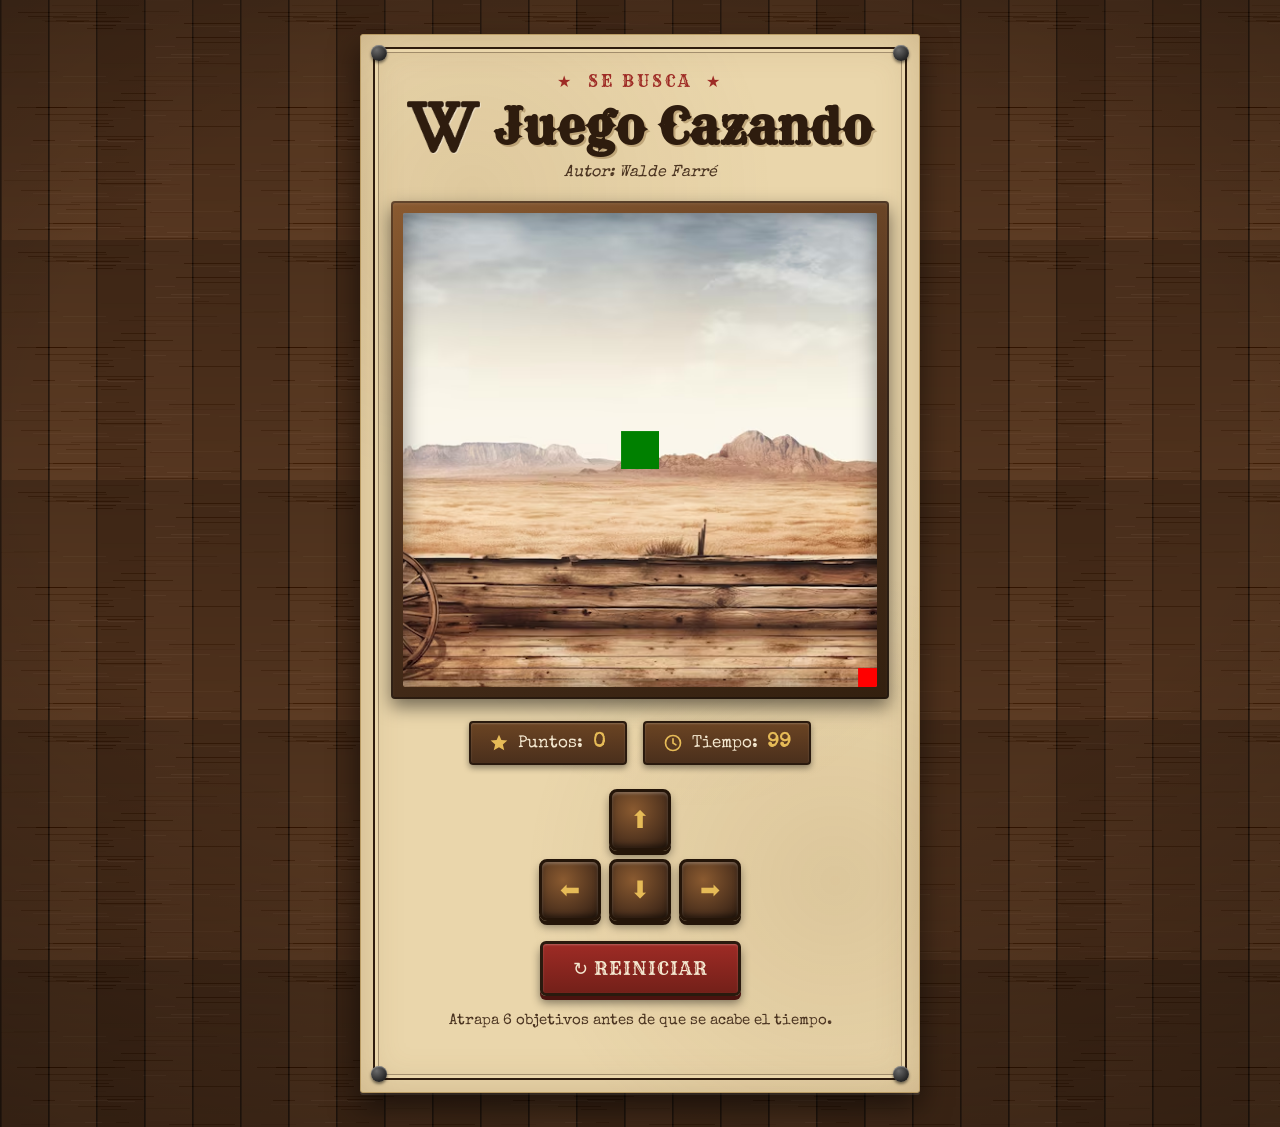
<file: index.html>
<!DOCTYPE html>
<html lang="es">
<head>
  <meta charset="UTF-8">
  <meta name="viewport" content="width=device-width, initial-scale=1.0">
  <title>Juego Cazando · Viejo Oeste</title>

  <link rel="preconnect" href="https://fonts.googleapis.com">
  <link rel="preconnect" href="https://fonts.gstatic.com" crossorigin>
  <link href="https://fonts.googleapis.com/css2?family=Rye&family=Special+Elite&display=swap" rel="stylesheet">

  <link rel="stylesheet" href="cazando.css">
</head>
<body onload="iniciarJuego()">

  <main class="cartel">
    <span class="clavo clavo--tl" aria-hidden="true"></span>
    <span class="clavo clavo--tr" aria-hidden="true"></span>
    <span class="clavo clavo--bl" aria-hidden="true"></span>
    <span class="clavo clavo--br" aria-hidden="true"></span>

    <header class="cabecera">
      <p class="eyebrow">&#9733; &nbsp;SE BUSCA&nbsp; &#9733;</p>
      <div class="titulo-fila">
        <img class="emblema" src="W.png" alt="W">
        <h1>Juego Cazando</h1>
      </div>
      <p class="autor">Autor: Walde Farr&eacute;</p>
    </header>

    <div class="marco-canvas">
      <canvas id="areaJuego" width="500" height="500"></canvas>
    </div>

    <div class="panel">
      <span class="placa placa--puntos">
        <svg class="ic" viewBox="0 0 24 24" aria-hidden="true"><path d="M12 2l2.9 6.5 7.1.6-5.4 4.7 1.7 7-6.3-3.8-6.3 3.8 1.7-7-5.4-4.7 7.1-.6z"/></svg>
        Puntos: <span id="puntos">0</span>
      </span>
      <span class="placa placa--tiempo">
        <svg class="ic" viewBox="0 0 24 24" aria-hidden="true"><circle cx="12" cy="12" r="9" fill="none" stroke="currentColor" stroke-width="2"/><path d="M12 7v5l3.5 2.2" fill="none" stroke="currentColor" stroke-width="2" stroke-linecap="round"/></svg>
        Tiempo: <span id="tiempo">100</span>
      </span>
    </div>

    <div class="controles">
      <button onclick="moverArriba()">&#11014;</button>
      <br>
      <button onclick="moverIzquierda()">&#11013;</button>
      <button onclick="moverAbajo()">&#11015;</button>
      <button onclick="moverDerecha()">&#10145;</button>
    </div>

    <button class="btn-reiniciar" onclick="reiniciar()">&#8635; REINICIAR</button>

    <p class="instruccion">Atrapa 6 objetivos antes de que se acabe el tiempo.</p>
    <p id="mensaje"></p>
  </main>

  <script src="utilitarios.js"></script>
  <script src="cazando.js"></script>
</body>
</html>
</file>
<file: cazando.css>
/* ================================================================
   JUEGO CAZANDO — edición VIEJO OESTE 🤠
   Cartel "SE BUSCA" de papel viejo clavado a una pared de tablones
   (Solo HTML + CSS — el JavaScript no se modifica)
   ================================================================ */

:root {
  --papel:      #ead6ab;
  --papel-osc:  #dcc38f;
  --madera:     #4a2f1c;
  --madera-cl:  #6b4423;
  --madera-luz: #8a5a30;
  --sepia:      #2e1c0e;
  --sepia2:     #4a3320;
  --oro:        #c8912f;
  --oro-cl:     #e6bb57;
  --rojo:       #9e2b25;
  --rojo-osc:   #732019;
  --crema:      #f4e8d0;
}

* { box-sizing: border-box; }

body {
  margin: 0;
  padding: 34px 16px;
  min-height: 100vh;
  display: flex;
  flex-direction: column;
  align-items: center;
  justify-content: center;
  text-align: center;
  font-family: 'Special Elite', 'Courier New', monospace;
  color: var(--sepia);
  /* pared de tablones de madera + viñeta */
  background:
    radial-gradient(120% 90% at 50% 40%, transparent 40%, rgba(0,0,0,0.5) 100%),
    url("madera.png");
  background-size: cover, 240px 240px;
  background-repeat: no-repeat, repeat;
}

/* ================= CARTEL "SE BUSCA" ========================== */
.cartel {
  position: relative;
  width: 100%;
  max-width: 560px;
  padding: 30px 30px 34px;
  background:
    radial-gradient(circle at 20% 15%, rgba(120,85,40,0.10), transparent 30%),
    radial-gradient(circle at 85% 80%, rgba(120,85,40,0.12), transparent 32%),
    radial-gradient(circle at 60% 50%, rgba(150,110,60,0.06), transparent 40%),
    var(--papel);
  border: 1px solid #b89a63;
  border-radius: 3px;
  box-shadow:
    inset 0 0 40px rgba(120, 85, 40, 0.25),
    0 14px 30px rgba(0, 0, 0, 0.55),
    0 2px 0 rgba(255, 255, 255, 0.15);
  animation: clavar 0.5s ease-out;
}
/* marco de línea interior (típico de los wanted posters) */
.cartel::before {
  content: "";
  position: absolute;
  inset: 12px;
  border: 2px solid var(--sepia);
  border-radius: 2px;
  box-shadow: inset 0 0 0 3px var(--papel), inset 0 0 0 4px rgba(46,28,14,0.35);
  pointer-events: none;
}
@keyframes clavar {
  from { opacity: 0; transform: translateY(-10px) rotate(-0.4deg); }
  to   { opacity: 1; transform: none; }
}

/* Clavos de hierro en las esquinas */
.clavo {
  position: absolute;
  width: 16px; height: 16px;
  border-radius: 50%;
  background: radial-gradient(circle at 35% 30%, #6b6b6b, #2b2b2b 65%, #111);
  box-shadow: 0 2px 3px rgba(0,0,0,0.5), inset 0 1px 1px rgba(255,255,255,0.35);
  z-index: 4;
}
.clavo--tl { top: 10px; left: 10px; }
.clavo--tr { top: 10px; right: 10px; }
.clavo--bl { bottom: 10px; left: 10px; }
.clavo--br { bottom: 10px; right: 10px; }

/* ================= CABECERA =================================== */
.cabecera { position: relative; z-index: 1; margin-bottom: 20px; }

.eyebrow {
  font-family: 'Rye', serif;
  font-size: clamp(0.8rem, 2.6vw, 1rem);
  letter-spacing: 3px;
  color: var(--rojo);
  margin: 6px 0 10px;
}
.titulo-fila {
  display: flex;
  align-items: center;
  justify-content: center;
  gap: 14px;
  flex-wrap: wrap;
}
.emblema {
  height: 52px;
  width: auto;
  filter: drop-shadow(1px 1px 0 rgba(255,255,255,0.4));
}
.cartel h1 {
  font-family: 'Rye', serif;
  font-size: clamp(2rem, 7vw, 3rem);
  line-height: 1;
  margin: 0;
  color: var(--sepia);
  text-shadow: 2px 2px 0 rgba(120,85,40,0.35);
}
.autor {
  font-size: clamp(0.85rem, 2.4vw, 1rem);
  color: var(--sepia2);
  margin: 12px 0 0;
  font-style: italic;
}

/* ================= MARCO DEL CANVAS =========================== */
.marco-canvas {
  position: relative;
  z-index: 1;
  padding: 12px;
  margin: 0 auto;
  width: fit-content;
  max-width: 100%;
  background:
    linear-gradient(160deg, var(--madera-luz), var(--madera) 55%, #33200f);
  border-radius: 4px;
  box-shadow:
    inset 0 0 0 2px rgba(0,0,0,0.35),
    inset 0 2px 4px rgba(255,255,255,0.15),
    0 8px 18px rgba(0,0,0,0.5);
}
/* IMPORTANTE: se conserva el id #areaJuego y sus atributos width/height */
#areaJuego {
  display: block;
  width: 100%;
  max-width: 500px;
  height: auto;
  aspect-ratio: 1 / 1;
  border-radius: 2px;
  /* la escena del desierto va detrás del gato y la comida (JS usa clearRect) */
  background: url("viejooeste.png") center / cover no-repeat, #d9c9a8;
  box-shadow: inset 0 0 22px rgba(0,0,0,0.45);
}

/* ================= PANEL / PLACAS ============================= */
.panel {
  position: relative;
  z-index: 1;
  display: flex;
  justify-content: center;
  flex-wrap: wrap;
  gap: 16px;
  margin: 22px 0 6px;
}
.placa {
  display: inline-flex;
  align-items: center;
  gap: 9px;
  padding: 10px 18px;
  font-size: clamp(0.9rem, 2.4vw, 1.05rem);
  color: var(--crema);
  background: linear-gradient(180deg, var(--madera-cl), var(--madera));
  border: 2px solid #2a1a0e;
  border-radius: 4px;
  box-shadow: inset 0 1px 2px rgba(255,255,255,0.2), 0 3px 6px rgba(0,0,0,0.4);
}
.placa .ic { width: 20px; height: 20px; flex-shrink: 0; }
.placa--puntos .ic { fill: var(--oro-cl); }
.placa--tiempo .ic { color: var(--oro-cl); }
.placa #puntos, .placa #tiempo {
  font-weight: bold;
  color: var(--oro-cl);
  font-size: 1.2em;
  min-width: 1.2ch;
  display: inline-block;
}

/* ================= CONTROLES (cruceta) ======================= */
.controles {
  position: relative;
  z-index: 1;
  display: grid;
  grid-template-columns: repeat(3, auto);
  justify-content: center;
  gap: 8px;
  margin: 24px 0 20px;
}
.controles br { display: none; }
.controles button:nth-of-type(1) { grid-column: 2; grid-row: 1; } /* arriba */
.controles button:nth-of-type(2) { grid-column: 1; grid-row: 2; } /* izquierda */
.controles button:nth-of-type(3) { grid-column: 2; grid-row: 2; } /* abajo */
.controles button:nth-of-type(4) { grid-column: 3; grid-row: 2; } /* derecha */

.controles button {
  width: 62px;
  height: 62px;
  font-size: 1.5rem;
  color: var(--oro-cl);
  cursor: pointer;
  background: radial-gradient(circle at 38% 32%, var(--madera-luz), var(--madera) 70%, #2a1a0e);
  border: 3px solid #241509;
  border-radius: 8px;
  box-shadow:
    inset 0 2px 3px rgba(255,255,255,0.22),
    inset 0 -3px 5px rgba(0,0,0,0.4),
    0 4px 0 #241509,
    0 6px 8px rgba(0,0,0,0.4);
  transition: transform 0.08s ease, box-shadow 0.08s ease, filter 0.15s ease;
}
.controles button:hover { filter: brightness(1.12); }
.controles button:active {
  transform: translateY(4px);
  box-shadow:
    inset 0 2px 4px rgba(0,0,0,0.4),
    0 1px 0 #241509,
    0 2px 4px rgba(0,0,0,0.4);
}
.controles button:focus-visible { outline: 3px solid var(--oro-cl); outline-offset: 3px; }

/* ================= BOTÓN REINICIAR =========================== */
.btn-reiniciar {
  position: relative;
  z-index: 1;
  font-family: 'Rye', serif;
  font-size: clamp(0.95rem, 2.6vw, 1.15rem);
  letter-spacing: 1px;
  color: var(--crema);
  cursor: pointer;
  padding: 13px 30px;
  background: linear-gradient(180deg, var(--rojo), var(--rojo-osc));
  border: 3px solid #2a1a0e;
  border-radius: 6px;
  box-shadow:
    inset 0 1px 2px rgba(255,255,255,0.25),
    0 4px 0 #4a130f,
    0 7px 10px rgba(0,0,0,0.45);
  transition: transform 0.08s ease, box-shadow 0.08s ease, filter 0.15s ease;
}
.btn-reiniciar:hover { filter: brightness(1.1); }
.btn-reiniciar:active {
  transform: translateY(4px);
  box-shadow: inset 0 2px 4px rgba(0,0,0,0.35), 0 1px 0 #4a130f, 0 2px 5px rgba(0,0,0,0.4);
}
.btn-reiniciar:focus-visible { outline: 3px solid var(--oro-cl); outline-offset: 3px; }

/* ================= TEXTOS DE ESTADO ========================== */
.instruccion {
  position: relative;
  z-index: 1;
  font-size: clamp(0.78rem, 2.2vw, 0.92rem);
  color: var(--sepia2);
  margin: 18px 0 0;
}
#mensaje {
  position: relative;
  z-index: 1;
  font-size: 1.15rem;
  font-weight: bold;
  color: var(--rojo);
  margin: 8px 0 0;
  min-height: 1.2em;
}

/* ================= RESPONSIVE ================================= */
@media (max-width: 420px) {
  .cartel { padding: 24px 18px 26px; }
  .controles button { width: 54px; height: 54px; font-size: 1.3rem; }
}

/* ================= MENOS MOVIMIENTO ========================== */
@media (prefers-reduced-motion: reduce) {
  .cartel { animation: none; }
  .controles button, .btn-reiniciar { transition: none; }
}
</file>
